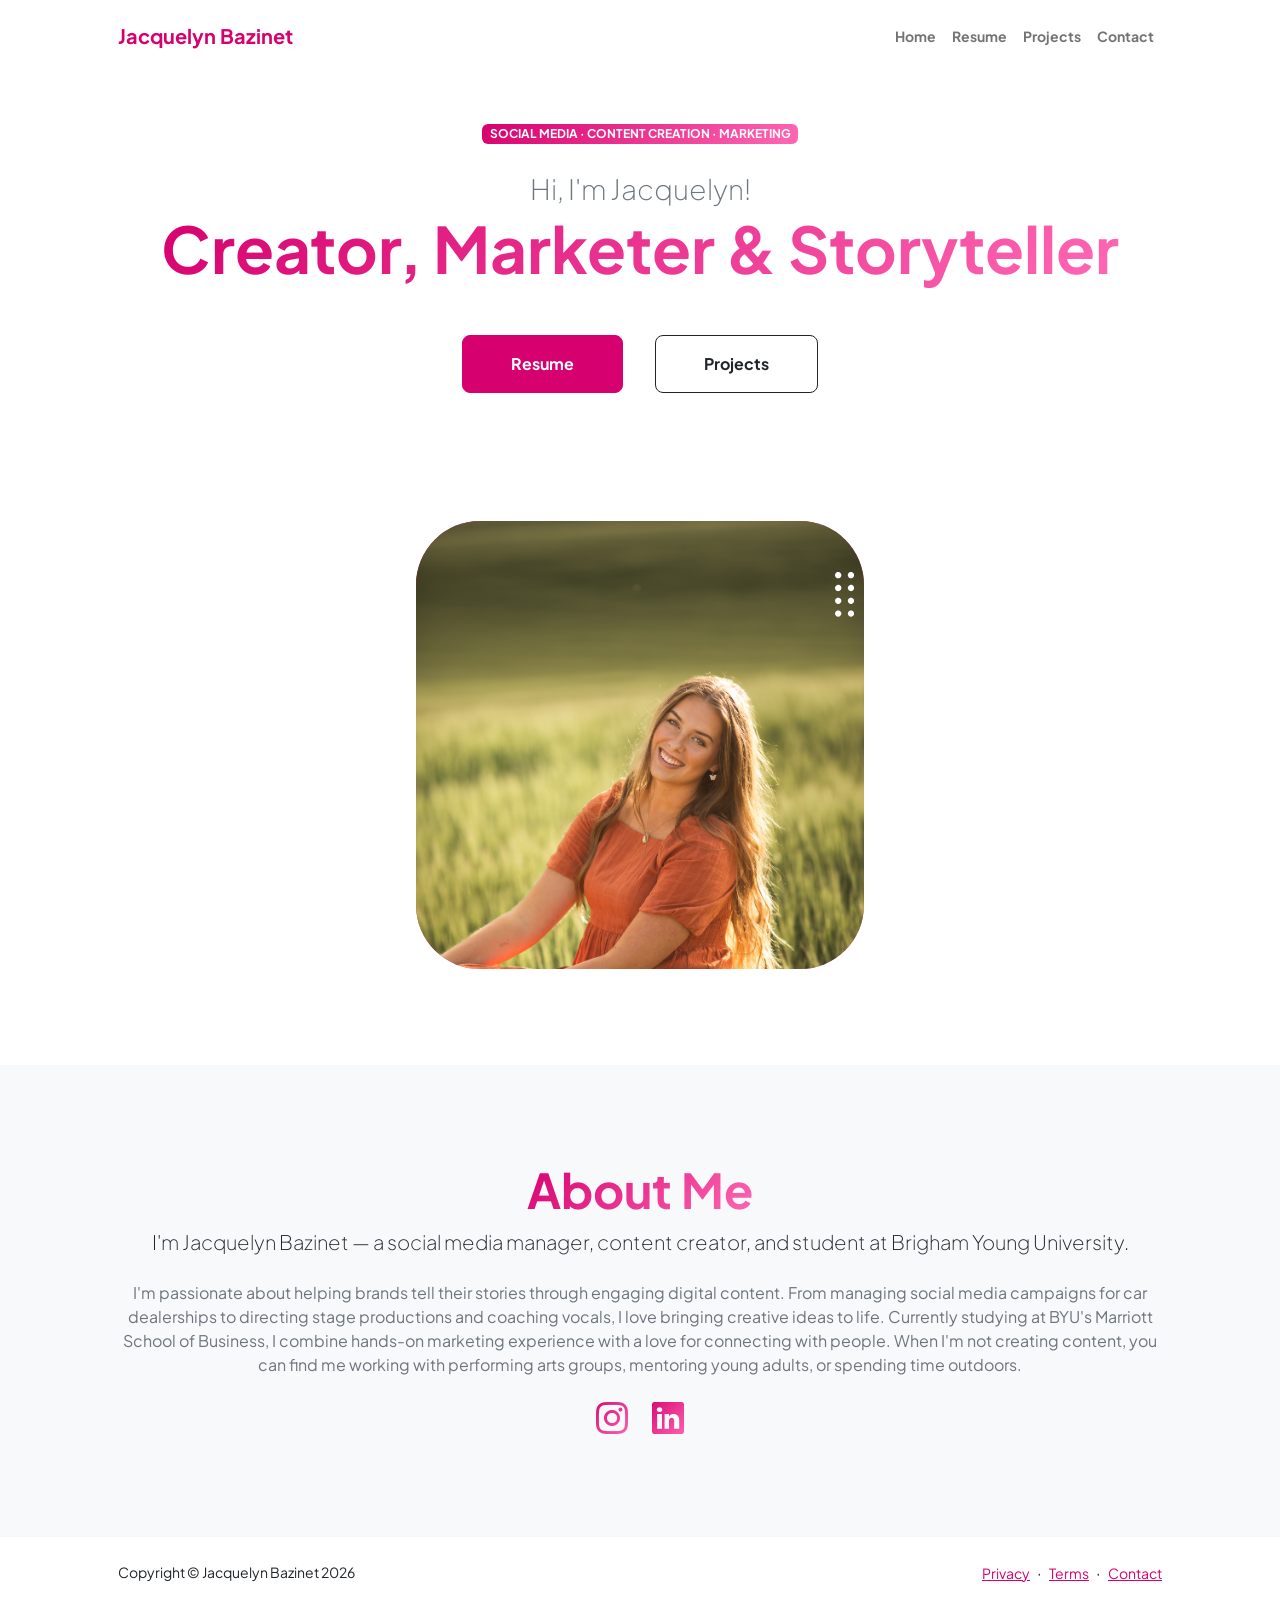
<file: index.html>
<!DOCTYPE html>
<html lang="en">
    <head>
        <meta charset="utf-8" />
        <meta name="viewport" content="width=device-width, initial-scale=1, shrink-to-fit=no" />
        <meta name="description" content="" />
        <meta name="author" content="" />
        <title>Jacquelyn Bazinet</title>
        <link rel="icon" type="image/x-icon" href="assets/favicon.ico" />
        <link rel="preconnect" href="https://fonts.googleapis.com" />
        <link rel="preconnect" href="https://fonts.gstatic.com" crossorigin />
        <link href="https://fonts.googleapis.com/css2?family=Plus+Jakarta+Sans:wght@100;200;300;400;500;600;700;800;900&amp;display=swap" rel="stylesheet" />
        <link href="https://cdn.jsdelivr.net/npm/bootstrap-icons@1.8.1/font/bootstrap-icons.css" rel="stylesheet" />
        <link href="css/styles.css" rel="stylesheet" />
    </head>
    <body class="d-flex flex-column h-100">
        <main class="flex-shrink-0">
            <nav class="navbar navbar-expand-lg navbar-light bg-white py-3">
                <div class="container px-5">
                    <a class="navbar-brand" href="index.html"><span class="fw-bolder text-primary">Jacquelyn Bazinet</span></a>
                    <button class="navbar-toggler" type="button" data-bs-toggle="collapse" data-bs-target="#navbarSupportedContent" aria-controls="navbarSupportedContent" aria-expanded="false" aria-label="Toggle navigation"><span class="navbar-toggler-icon"></span></button>
                    <div class="collapse navbar-collapse" id="navbarSupportedContent">
                        <ul class="navbar-nav ms-auto mb-2 mb-lg-0 small fw-bolder">
                            <li class="nav-item"><a class="nav-link" href="index.html">Home</a></li>
                            <li class="nav-item"><a class="nav-link" href="resume.html">Resume</a></li>
                            <li class="nav-item"><a class="nav-link" href="projects.html">Projects</a></li>
                            <li class="nav-item"><a class="nav-link" href="contact.html">Contact</a></li>
                        </ul>
                    </div>
                </div>
            </nav>
            <header class="py-5">
                <div class="container px-5 pb-5">
                    <div class="row gx-5 align-items-center">
                        <div class="col-xxl-5">
                            <div class="text-center text-xxl-start">
                                <div class="badge bg-gradient-primary-to-secondary text-white mb-4"><div class="text-uppercase">Social Media &middot; Content Creation &middot; Marketing</div></div>
                                <div class="fs-3 fw-light text-muted">Hi, I'm Jacquelyn!</div>
                                <h1 class="display-3 fw-bolder mb-5"><span class="text-gradient d-inline">Creator, Marketer &amp; Storyteller</span></h1>
                                <div class="d-grid gap-3 d-sm-flex justify-content-sm-center justify-content-xxl-start mb-3">
                                    <a class="btn btn-primary btn-lg px-5 py-3 me-sm-3 fs-6 fw-bolder" href="resume.html">Resume</a>
                                    <a class="btn btn-outline-dark btn-lg px-5 py-3 fs-6 fw-bolder" href="projects.html">Projects</a>
                                </div>
                            </div>
                        </div>
                        <div class="col-xxl-7">
                            <div class="d-flex justify-content-center mt-5 mt-xxl-0">
                                <div class="profile bg-gradient-primary-to-secondary">
                                    <img class="profile-img" src="assets/profile.jpg" alt="Jacquelyn Bazinet" />
                                    <div class="dots-1">
                                        <svg version="1.1" xmlns="http://www.w3.org/2000/svg" xmlns:xlink="http://www.w3.org/1999/xlink" x="0px" y="0px" viewBox="0 0 191.6 1215.4" style="enable-background: new 0 0 191.6 1215.4" xml:space="preserve"><g transform="translate(0.000000,1280.000000) scale(0.100000,-0.100000)"><path d="M227.7,12788.6c-105-35-200-141-222-248c-43-206,163-412,369-369c155,32,275,190,260,339c-11,105-90,213-190,262C383.7,12801.6,289.7,12808.6,227.7,12788.6z"></path><path d="M1507.7,12788.6c-151-50-253-216-222-362c25-119,136-230,254-255c194-41,395,142,375,339c-11,105-90,213-190,262C1663.7,12801.6,1569.7,12808.6,1507.7,12788.6z"></path><path d="M227.7,11508.6c-105-35-200-141-222-248c-43-206,163-412,369-369c155,32,275,190,260,339c-11,105-90,213-190,262C383.7,11521.6,289.7,11528.6,227.7,11508.6z"></path><path d="M1507.7,11508.6c-151-50-253-216-222-362c25-119,136-230,254-255c194-41,395,142,375,339c-11,105-90,213-190,262C1663.7,11521.6,1569.7,11528.6,1507.7,11508.6z"></path><path d="M227.7,10228.6c-105-35-200-141-222-248c-43-206,163-412,369-369c155,32,275,190,260,339c-11,105-90,213-190,262C383.7,10241.6,289.7,10248.6,227.7,10228.6z"></path><path d="M1507.7,10228.6c-105-35-200-141-222-248c-43-206,163-412,369-369c155,32,275,190,260,339c-11,105-90,213-190,262C1663.7,10241.6,1569.7,10248.6,1507.7,10228.6z"></path><path d="M227.7,8948.6c-105-35-200-141-222-248c-43-206,163-412,369-369c155,32,275,190,260,339c-11,105-90,213-190,262C383.7,8961.6,289.7,8968.6,227.7,8948.6z"></path><path d="M1507.7,8948.6c-105-35-200-141-222-248c-43-206,163-412,369-369c155,32,275,190,260,339c-11,105-90,213-190,262C1663.7,8961.6,1569.7,8968.6,1507.7,8948.6z"></path></g></svg>
                                    </div>
                                    <div class="dots-4">
                                        <svg version="1.1" xmlns="http://www.w3.org/2000/svg" xmlns:xlink="http://www.w3.org/1999/xlink" x="0px" y="0px" viewBox="0 0 191.6 1215.4" style="enable-background: new 0 0 191.6 1215.4" xml:space="preserve"><g transform="translate(0.000000,1280.000000) scale(0.100000,-0.100000)"><path d="M227.7,12788.6c-105-35-200-141-222-248c-43-206,163-412,369-369c155,32,275,190,260,339c-11,105-90,213-190,262C383.7,12801.6,289.7,12808.6,227.7,12788.6z"></path><path d="M1507.7,12788.6c-151-50-253-216-222-362c25-119,136-230,254-255c194-41,395,142,375,339c-11,105-90,213-190,262C1663.7,12801.6,1569.7,12808.6,1507.7,12788.6z"></path><path d="M227.7,11508.6c-105-35-200-141-222-248c-43-206,163-412,369-369c155,32,275,190,260,339c-11,105-90,213-190,262C383.7,11521.6,289.7,11528.6,227.7,11508.6z"></path><path d="M1507.7,11508.6c-151-50-253-216-222-362c25-119,136-230,254-255c194-41,395,142,375,339c-11,105-90,213-190,262C1663.7,11521.6,1569.7,11528.6,1507.7,11508.6z"></path><path d="M227.7,10228.6c-105-35-200-141-222-248c-43-206,163-412,369-369c155,32,275,190,260,339c-11,105-90,213-190,262C383.7,10241.6,289.7,10248.6,227.7,10228.6z"></path><path d="M1507.7,10228.6c-105-35-200-141-222-248c-43-206,163-412,369-369c155,32,275,190,260,339c-11,105-90,213-190,262C1663.7,10241.6,1569.7,10248.6,1507.7,10228.6z"></path><path d="M227.7,8948.6c-105-35-200-141-222-248c-43-206,163-412,369-369c155,32,275,190,260,339c-11,105-90,213-190,262C383.7,8961.6,289.7,8968.6,227.7,8948.6z"></path><path d="M1507.7,8948.6c-105-35-200-141-222-248c-43-206,163-412,369-369c155,32,275,190,260,339c-11,105-90,213-190,262C1663.7,8961.6,1569.7,8968.6,1507.7,8948.6z"></path></g></svg>
                                    </div>
                                </div>
                            </div>
                        </div>
                    </div>
                </div>
            </header>
            <section class="bg-light py-5">
                <div class="container px-5">
                    <div class="row gx-5 justify-content-center">
                        <div class="col-xxl-8">
                            <div class="text-center my-5">
                                <h2 class="display-5 fw-bolder"><span class="text-gradient d-inline">About Me</span></h2>
                                <p class="lead fw-light mb-4">I'm Jacquelyn Bazinet — a social media manager, content creator, and student at Brigham Young University.</p>
                                <p class="text-muted">I'm passionate about helping brands tell their stories through engaging digital content. From managing social media campaigns for car dealerships to directing stage productions and coaching vocals, I love bringing creative ideas to life. Currently studying at BYU's Marriott School of Business, I combine hands-on marketing experience with a love for connecting with people. When I'm not creating content, you can find me working with performing arts groups, mentoring young adults, or spending time outdoors.</p>
                                <div class="d-flex justify-content-center fs-2 gap-4">
                                    <a class="text-gradient" href="#!"><i class="bi bi-instagram"></i></a>
                                    <a class="text-gradient" href="#!"><i class="bi bi-linkedin"></i></a>
                                </div>
                            </div>
                        </div>
                    </div>
                </div>
            </section>
        </main>
        <footer class="bg-white py-4 mt-auto">
            <div class="container px-5">
                <div class="row align-items-center justify-content-between flex-column flex-sm-row">
                    <div class="col-auto"><div class="small m-0">Copyright &copy; Jacquelyn Bazinet 2026</div></div>
                    <div class="col-auto">
                        <a class="small" href="#!">Privacy</a>
                        <span class="mx-1">&middot;</span>
                        <a class="small" href="#!">Terms</a>
                        <span class="mx-1">&middot;</span>
                        <a class="small" href="contact.html">Contact</a>
                    </div>
                </div>
            </div>
        </footer>
        <script src="https://cdn.jsdelivr.net/npm/bootstrap@5.2.3/dist/js/bootstrap.bundle.min.js"></script>
        <script src="js/scripts.js"></script>
    </body>
</html>
</file>
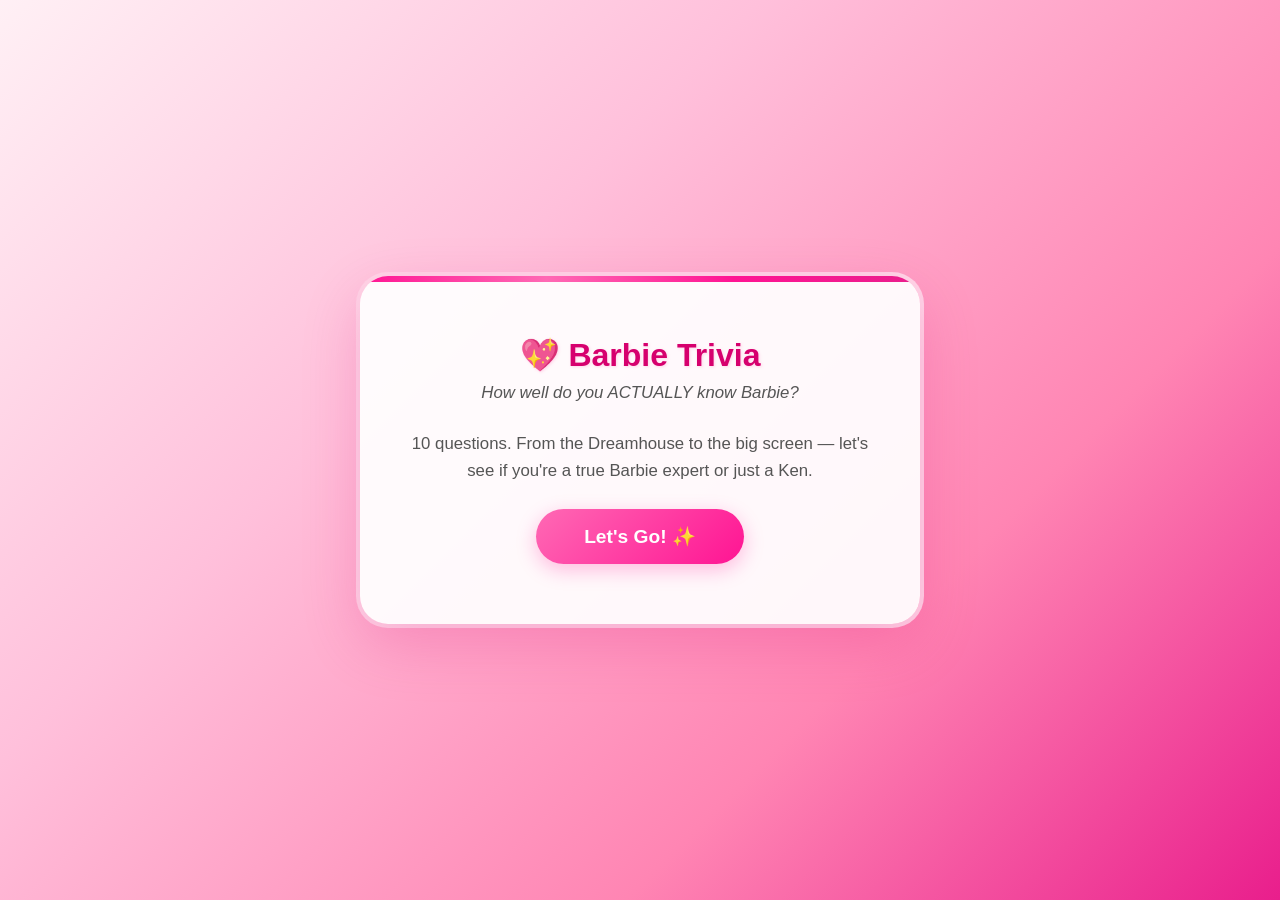
<file: barbie-trivia.html>
<!DOCTYPE html>
<html lang="en">
<head>
    <meta charset="UTF-8">
    <meta name="viewport" content="width=device-width, initial-scale=1.0">
    <title>Barbie Trivia Challenge 💖</title>
    <style>
        * { margin: 0; padding: 0; box-sizing: border-box; }

        body {
            font-family: 'Segoe UI', 'Helvetica Neue', Arial, sans-serif;
            min-height: 100vh;
            background: linear-gradient(135deg, #fff0f5 0%, #ffc0db 35%, #ff85b3 70%, #e91e8c 100%);
            display: flex;
            justify-content: center;
            align-items: center;
            padding: 20px;
        }

        .game-container {
            background: #ffffffee;
            border-radius: 28px;
            padding: 40px 36px;
            max-width: 560px;
            width: 100%;
            box-shadow: 0 20px 60px #d6006e33, 0 0 0 4px #ffd6e8;
            text-align: center;
            position: relative;
            overflow: hidden;
        }

        .game-container::before {
            content: '';
            position: absolute;
            top: 0; left: 0; right: 0;
            height: 6px;
            background: linear-gradient(90deg, #ff1493, #ff69b4, #ff1493, #e91e8c);
        }

        h1 {
            font-size: 2em;
            color: #d6006e;
            margin-bottom: 6px;
            text-shadow: 1px 1px 3px #ff69b440;
        }

        .subtitle {
            color: #f06292;
            font-size: 1em;
            margin-bottom: 24px;
            font-style: italic;
        }

        /* Progress Bar */
        .progress-bar-container {
            width: 100%;
            height: 10px;
            background: #ffd6e8;
            border-radius: 99px;
            margin-bottom: 24px;
            overflow: hidden;
        }

        .progress-bar-fill {
            height: 100%;
            background: linear-gradient(90deg, #ff69b4, #ff1493);
            border-radius: 99px;
            transition: width 0.5s ease;
        }

        .question-counter {
            font-size: 0.85em;
            color: #c2185b;
            margin-bottom: 8px;
            font-weight: 600;
        }

        .question-text {
            font-size: 1.25em;
            color: #333;
            margin-bottom: 24px;
            line-height: 1.5;
            font-weight: 500;
            min-height: 60px;
        }

        .answers-grid {
            display: grid;
            gap: 12px;
            margin-bottom: 20px;
        }

        .answer-btn {
            background: #fff5f9;
            border: 2px solid #ffd6e8;
            border-radius: 14px;
            padding: 14px 18px;
            font-size: 1em;
            color: #333;
            cursor: pointer;
            transition: all 0.25s ease;
            font-family: inherit;
            text-align: left;
        }

        .answer-btn:hover:not(:disabled) {
            background: #ffe4ef;
            border-color: #ff69b4;
            transform: translateY(-1px);
            box-shadow: 0 4px 12px #ff149322;
        }

        .answer-btn.correct {
            background: #d4edda;
            border-color: #28a745;
            color: #155724;
        }

        .answer-btn.wrong {
            background: #ffd6d6;
            border-color: #dc3545;
            color: #721c24;
        }

        .answer-btn:disabled {
            cursor: default;
            opacity: 0.85;
        }

        .feedback {
            font-size: 1em;
            margin: 12px 0 16px;
            min-height: 28px;
            font-weight: 600;
            transition: opacity 0.3s;
        }

        .feedback.correct-text { color: #28a745; }
        .feedback.wrong-text { color: #dc3545; }

        .next-btn {
            display: none;
            margin: 0 auto;
            padding: 12px 32px;
            border: none;
            border-radius: 999px;
            background: linear-gradient(135deg, #ff69b4, #ff1493);
            color: #fff;
            font-size: 1.05em;
            font-weight: 700;
            cursor: pointer;
            font-family: inherit;
            box-shadow: 0 4px 14px #ff149344;
            transition: transform 0.2s, box-shadow 0.2s;
        }

        .next-btn:hover {
            transform: translateY(-2px);
            box-shadow: 0 6px 20px #ff149366;
        }

        /* Score Screen */
        .score-screen { display: none; }

        .score-screen h2 {
            font-size: 1.8em;
            color: #d6006e;
            margin-bottom: 8px;
        }

        .score-big {
            font-size: 4em;
            font-weight: 800;
            color: #ff1493;
            margin: 12px 0;
            text-shadow: 2px 2px 8px #ff69b455;
        }

        .score-msg {
            font-size: 1.1em;
            color: #555;
            margin-bottom: 24px;
            line-height: 1.5;
        }

        .play-again-btn {
            padding: 14px 36px;
            border: none;
            border-radius: 999px;
            background: linear-gradient(135deg, #ff69b4, #ff1493);
            color: #fff;
            font-size: 1.1em;
            font-weight: 700;
            cursor: pointer;
            font-family: inherit;
            box-shadow: 0 4px 14px #ff149344;
            transition: transform 0.2s, box-shadow 0.2s;
            margin-bottom: 16px;
        }

        .play-again-btn:hover {
            transform: translateY(-2px);
            box-shadow: 0 6px 20px #ff149366;
        }

        .back-link {
            display: inline-block;
            margin-top: 12px;
            color: #ff1493;
            text-decoration: none;
            font-weight: 600;
            font-size: 0.95em;
        }

        .back-link:hover { text-decoration: underline; }

        /* Start Screen */
        .start-screen {
            padding: 20px 0;
        }

        .start-screen p {
            color: #555;
            font-size: 1.05em;
            margin-bottom: 24px;
            line-height: 1.6;
        }

        .start-btn {
            padding: 16px 48px;
            border: none;
            border-radius: 999px;
            background: linear-gradient(135deg, #ff69b4, #ff1493);
            color: #fff;
            font-size: 1.2em;
            font-weight: 700;
            cursor: pointer;
            font-family: inherit;
            box-shadow: 0 6px 20px #ff149344;
            transition: transform 0.2s, box-shadow 0.2s;
        }

        .start-btn:hover {
            transform: translateY(-3px);
            box-shadow: 0 8px 28px #ff149366;
        }

        /* Confetti animation */
        @keyframes fall {
            to { transform: translateY(100vh) rotate(720deg); opacity: 0; }
        }

        .confetti {
            position: fixed;
            top: -10px;
            width: 10px;
            height: 10px;
            border-radius: 2px;
            opacity: 0.9;
            pointer-events: none;
            animation: fall linear forwards;
        }
    </style>
</head>
<body>

<div class="game-container">

    <!-- START SCREEN -->
    <div class="start-screen" id="startScreen">
        <h1>💖 Barbie Trivia</h1>
        <p class="subtitle">How well do you ACTUALLY know Barbie?</p>
        <p>10 questions. From the Dreamhouse to the big screen — let's see if you're a true Barbie expert or just a Ken.</p>
        <button class="start-btn" onclick="startGame()">Let's Go! ✨</button>
    </div>

    <!-- QUIZ SCREEN -->
    <div id="quizScreen" style="display:none;">
        <h1>💖 Barbie Trivia</h1>
        <p class="subtitle">How well do you ACTUALLY know Barbie?</p>

        <div class="progress-bar-container">
            <div class="progress-bar-fill" id="progressBar" style="width: 0%"></div>
        </div>

        <div class="question-counter" id="questionCounter">Question 1 of 10</div>
        <div class="question-text" id="questionText"></div>
        <div class="answers-grid" id="answersGrid"></div>
        <div class="feedback" id="feedback"></div>
        <button class="next-btn" id="nextBtn" onclick="nextQuestion()">Next Question →</button>
    </div>

    <!-- SCORE SCREEN -->
    <div class="score-screen" id="scoreScreen">
        <h2>Results Are In!</h2>
        <div class="score-big" id="scoreBig"></div>
        <div class="score-msg" id="scoreMsg"></div>
        <button class="play-again-btn" onclick="startGame()">Play Again 💖</button>
        <br>
        <a class="back-link" href="scratch.html">← Back to Barbie Page</a>
    </div>

</div>

<script>
    const allQuestions = [
        {
            q: "What year was the first Barbie doll introduced?",
            answers: ["1955", "1959", "1962", "1965"],
            correct: 1
        },
        {
            q: "What is Barbie's full name?",
            answers: ["Barbara Millicent Roberts", "Barbara Anne Handler", "Barbara Marie Johnson", "Barbara Rose Carter"],
            correct: 0
        },
        {
            q: "Who directed the 2023 Barbie movie?",
            answers: ["Patty Jenkins", "Olivia Wilde", "Greta Gerwig", "Sofia Coppola"],
            correct: 2
        },
        {
            q: "What is the name of Barbie's little sister?",
            answers: ["Stacey", "Skipper", "Kelly", "Chelsea"],
            correct: 1
        },
        {
            q: "How much did the 2023 Barbie film gross worldwide?",
            answers: ["$800 million", "Over $1.4 billion", "$600 million", "$1 billion exactly"],
            correct: 1
        },
        {
            q: "What was Barbie's first ever career?",
            answers: ["Fashion Designer", "Astronaut", "Teen Fashion Model", "Nurse"],
            correct: 2
        },
        {
            q: "What color was the original Barbie's swimsuit?",
            answers: ["Pink", "Black and white striped", "Blue", "Red polka dot"],
            correct: 1
        },
        {
            q: "What is Ken's last name?",
            answers: ["Roberts", "Carson", "Davis", "Handler"],
            correct: 1
        },
        {
            q: "In what city was Barbie 'born' (created)?",
            answers: ["New York City", "Los Angeles", "Chicago", "El Segundo, California"],
            correct: 3
        },
        {
            q: "Which Barbie movie features the song 'Free' by Erika?",
            answers: ["Barbie: Fairytopia", "Barbie as The Princess and the Pauper", "Barbie: Swan Lake", "Barbie: The Pearl Princess"],
            correct: 1
        },
        {
            q: "What was the name of Ryan Gosling's Oscar-performed song?",
            answers: ["Barbie World", "I'm Just Ken", "What Was I Made For?", "Dance the Night"],
            correct: 1
        },
        {
            q: "How many careers has Barbie had (approximately)?",
            answers: ["Over 50", "Over 100", "Over 200", "Over 250"],
            correct: 2
        },
        {
            q: "What is Barbie's Dreamhouse address in Malibu?",
            answers: ["123 Barbie Lane", "1 Dream Drive", "There isn't an official one", "42 Dreamhouse Way"],
            correct: 2
        },
        {
            q: "Who is Barbie's best friend?",
            answers: ["Teresa", "Midge", "Nikki", "Christie"],
            correct: 1
        },
        {
            q: "Which actress played Barbie in the 2023 movie?",
            answers: ["Emma Stone", "Scarlett Johansson", "Margot Robbie", "Florence Pugh"],
            correct: 2
        }
    ];

    let questions = [];
    let current = 0;
    let score = 0;

    function shuffle(arr) {
        for (let i = arr.length - 1; i > 0; i--) {
            const j = Math.floor(Math.random() * (i + 1));
            [arr[i], arr[j]] = [arr[j], arr[i]];
        }
        return arr;
    }

    function startGame() {
        questions = shuffle([...allQuestions]).slice(0, 10);
        current = 0;
        score = 0;
        document.getElementById('startScreen').style.display = 'none';
        document.getElementById('scoreScreen').style.display = 'none';
        document.getElementById('quizScreen').style.display = 'block';
        loadQuestion();
    }

    function loadQuestion() {
        const q = questions[current];
        document.getElementById('questionCounter').textContent = `Question ${current + 1} of ${questions.length}`;
        document.getElementById('progressBar').style.width = `${((current) / questions.length) * 100}%`;
        document.getElementById('questionText').textContent = q.q;
        document.getElementById('feedback').textContent = '';
        document.getElementById('feedback').className = 'feedback';
        document.getElementById('nextBtn').style.display = 'none';

        const grid = document.getElementById('answersGrid');
        grid.innerHTML = '';

        q.answers.forEach((ans, i) => {
            const btn = document.createElement('button');
            btn.className = 'answer-btn';
            btn.textContent = ans;
            btn.onclick = () => selectAnswer(i);
            grid.appendChild(btn);
        });
    }

    function selectAnswer(index) {
        const q = questions[current];
        const btns = document.querySelectorAll('.answer-btn');
        const feedback = document.getElementById('feedback');

        btns.forEach(b => b.disabled = true);

        if (index === q.correct) {
            btns[index].classList.add('correct');
            feedback.textContent = '✅ Correct! You go, Barbie!';
            feedback.className = 'feedback correct-text';
            score++;
        } else {
            btns[index].classList.add('wrong');
            btns[q.correct].classList.add('correct');
            feedback.textContent = `❌ Nope! The answer was: ${q.answers[q.correct]}`;
            feedback.className = 'feedback wrong-text';
        }

        document.getElementById('nextBtn').style.display = 'inline-block';
        document.getElementById('nextBtn').textContent = current === questions.length - 1 ? 'See Results ✨' : 'Next Question →';
    }

    function nextQuestion() {
        current++;
        if (current >= questions.length) {
            showScore();
        } else {
            loadQuestion();
        }
    }

    function showScore() {
        document.getElementById('quizScreen').style.display = 'none';
        document.getElementById('scoreScreen').style.display = 'block';
        document.getElementById('scoreBig').textContent = `${score} / ${questions.length}`;

        const pct = score / questions.length;
        let msg = '';
        if (pct === 1) {
            msg = "💅 PERFECT SCORE! You ARE Barbie. Stereotypical Barbie, even.";
            launchConfetti();
        } else if (pct >= 0.8) {
            msg = "🌟 Amazing! You basically live in the Dreamhouse.";
            launchConfetti();
        } else if (pct >= 0.6) {
            msg = "👛 Not bad! You know your stuff — but there's room to grow.";
        } else if (pct >= 0.4) {
            msg = "🤷‍♀️ You might be more of a Ken, honestly.";
        } else {
            msg = "😬 Yikes... have you even SEEN a Barbie movie? Time to study up!";
        }
        document.getElementById('scoreMsg').textContent = msg;
    }

    function launchConfetti() {
        const colors = ['#ff1493', '#ff69b4', '#ffd700', '#ff85b3', '#e91e8c', '#fff', '#ffc0db'];
        for (let i = 0; i < 60; i++) {
            const el = document.createElement('div');
            el.className = 'confetti';
            el.style.left = Math.random() * 100 + 'vw';
            el.style.background = colors[Math.floor(Math.random() * colors.length)];
            el.style.width = (Math.random() * 8 + 6) + 'px';
            el.style.height = (Math.random() * 8 + 6) + 'px';
            el.style.animationDuration = (Math.random() * 2 + 2) + 's';
            el.style.animationDelay = (Math.random() * 1.5) + 's';
            document.body.appendChild(el);
            setTimeout(() => el.remove(), 5000);
        }
    }
</script>

</body>
</html>
</file>
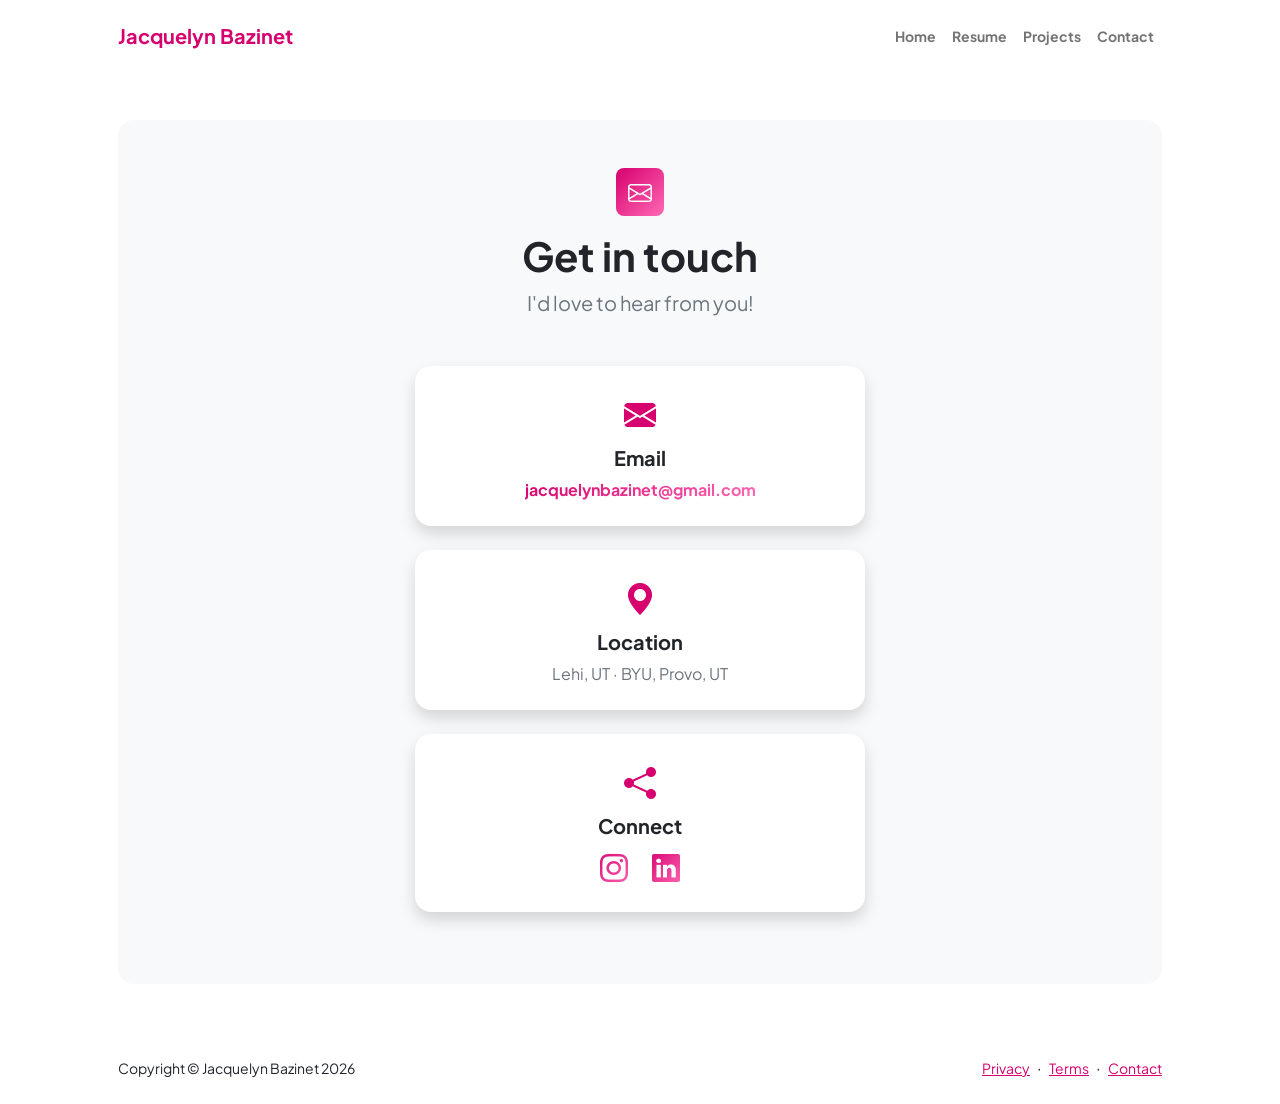
<file: contact.html>
<!DOCTYPE html>
<html lang="en">
    <head>
        <meta charset="utf-8" />
        <meta name="viewport" content="width=device-width, initial-scale=1, shrink-to-fit=no" />
        <meta name="description" content />
        <meta name="author" content />
        <title>Contact - Jacquelyn Bazinet</title>
        <link rel="icon" type="image/x-icon" href="assets/favicon.ico" />
        <link rel="preconnect" href="https://fonts.googleapis.com" />
        <link rel="preconnect" href="https://fonts.gstatic.com" crossorigin />
        <link href="https://fonts.googleapis.com/css2?family=Plus+Jakarta+Sans:wght@100;200;300;400;500;600;700;800;900&amp;display=swap" rel="stylesheet" />
        <link href="https://cdn.jsdelivr.net/npm/bootstrap-icons@1.8.1/font/bootstrap-icons.css" rel="stylesheet" />
        <link href="css/styles.css" rel="stylesheet" />
    </head>
    <body class="d-flex flex-column">
        <main class="flex-shrink-0">
            <nav class="navbar navbar-expand-lg navbar-light bg-white py-3">
                <div class="container px-5">
                    <a class="navbar-brand" href="index.html"><span class="fw-bolder text-primary">Jacquelyn Bazinet</span></a>
                    <button class="navbar-toggler" type="button" data-bs-toggle="collapse" data-bs-target="#navbarSupportedContent" aria-controls="navbarSupportedContent" aria-expanded="false" aria-label="Toggle navigation"><span class="navbar-toggler-icon"></span></button>
                    <div class="collapse navbar-collapse" id="navbarSupportedContent">
                        <ul class="navbar-nav ms-auto mb-2 mb-lg-0 small fw-bolder">
                            <li class="nav-item"><a class="nav-link" href="index.html">Home</a></li>
                            <li class="nav-item"><a class="nav-link" href="resume.html">Resume</a></li>
                            <li class="nav-item"><a class="nav-link" href="projects.html">Projects</a></li>
                            <li class="nav-item"><a class="nav-link" href="contact.html">Contact</a></li>
                        </ul>
                    </div>
                </div>
            </nav>
            <section class="py-5">
                <div class="container px-5">
                    <div class="bg-light rounded-4 py-5 px-4 px-md-5">
                        <div class="text-center mb-5">
                            <div class="feature bg-primary bg-gradient-primary-to-secondary text-white rounded-3 mb-3"><i class="bi bi-envelope"></i></div>
                            <h1 class="fw-bolder">Get in touch</h1>
                            <p class="lead fw-normal text-muted mb-0">I'd love to hear from you!</p>
                        </div>
                        <div class="row gx-5 justify-content-center">
                            <div class="col-lg-8 col-xl-6">
                                <!-- Contact Info Cards -->
                                <div class="card shadow border-0 rounded-4 mb-4">
                                    <div class="card-body p-4 text-center">
                                        <div class="text-primary mb-2"><i class="bi bi-envelope-fill fs-2"></i></div>
                                        <h5 class="fw-bolder">Email</h5>
                                        <a class="fw-bolder text-gradient text-decoration-none" href="mailto:jacquelynbazinet@gmail.com">jacquelynbazinet@gmail.com</a>
                                    </div>
                                </div>
                                <div class="card shadow border-0 rounded-4 mb-4">
                                    <div class="card-body p-4 text-center">
                                        <div class="text-primary mb-2"><i class="bi bi-geo-alt-fill fs-2"></i></div>
                                        <h5 class="fw-bolder">Location</h5>
                                        <p class="text-muted mb-0">Lehi, UT &middot; BYU, Provo, UT</p>
                                    </div>
                                </div>
                                <div class="card shadow border-0 rounded-4 mb-4">
                                    <div class="card-body p-4 text-center">
                                        <div class="text-primary mb-2"><i class="bi bi-share-fill fs-2"></i></div>
                                        <h5 class="fw-bolder">Connect</h5>
                                        <div class="d-flex justify-content-center fs-3 gap-4 mt-2">
                                            <a class="text-gradient" href="#!"><i class="bi bi-instagram"></i></a>
                                            <a class="text-gradient" href="#!"><i class="bi bi-linkedin"></i></a>
                                        </div>
                                    </div>
                                </div>
                            </div>
                        </div>
                    </div>
                </div>
            </section>
        </main>
        <footer class="bg-white py-4 mt-auto">
            <div class="container px-5">
                <div class="row align-items-center justify-content-between flex-column flex-sm-row">
                    <div class="col-auto"><div class="small m-0">Copyright &copy; Jacquelyn Bazinet 2026</div></div>
                    <div class="col-auto">
                        <a class="small" href="#!">Privacy</a>
                        <span class="mx-1">&middot;</span>
                        <a class="small" href="#!">Terms</a>
                        <span class="mx-1">&middot;</span>
                        <a class="small" href="contact.html">Contact</a>
                    </div>
                </div>
            </div>
        </footer>
        <script src="https://cdn.jsdelivr.net/npm/bootstrap@5.2.3/dist/js/bootstrap.bundle.min.js"></script>
        <script src="js/scripts.js"></script>
    </body>
</html>
</file>
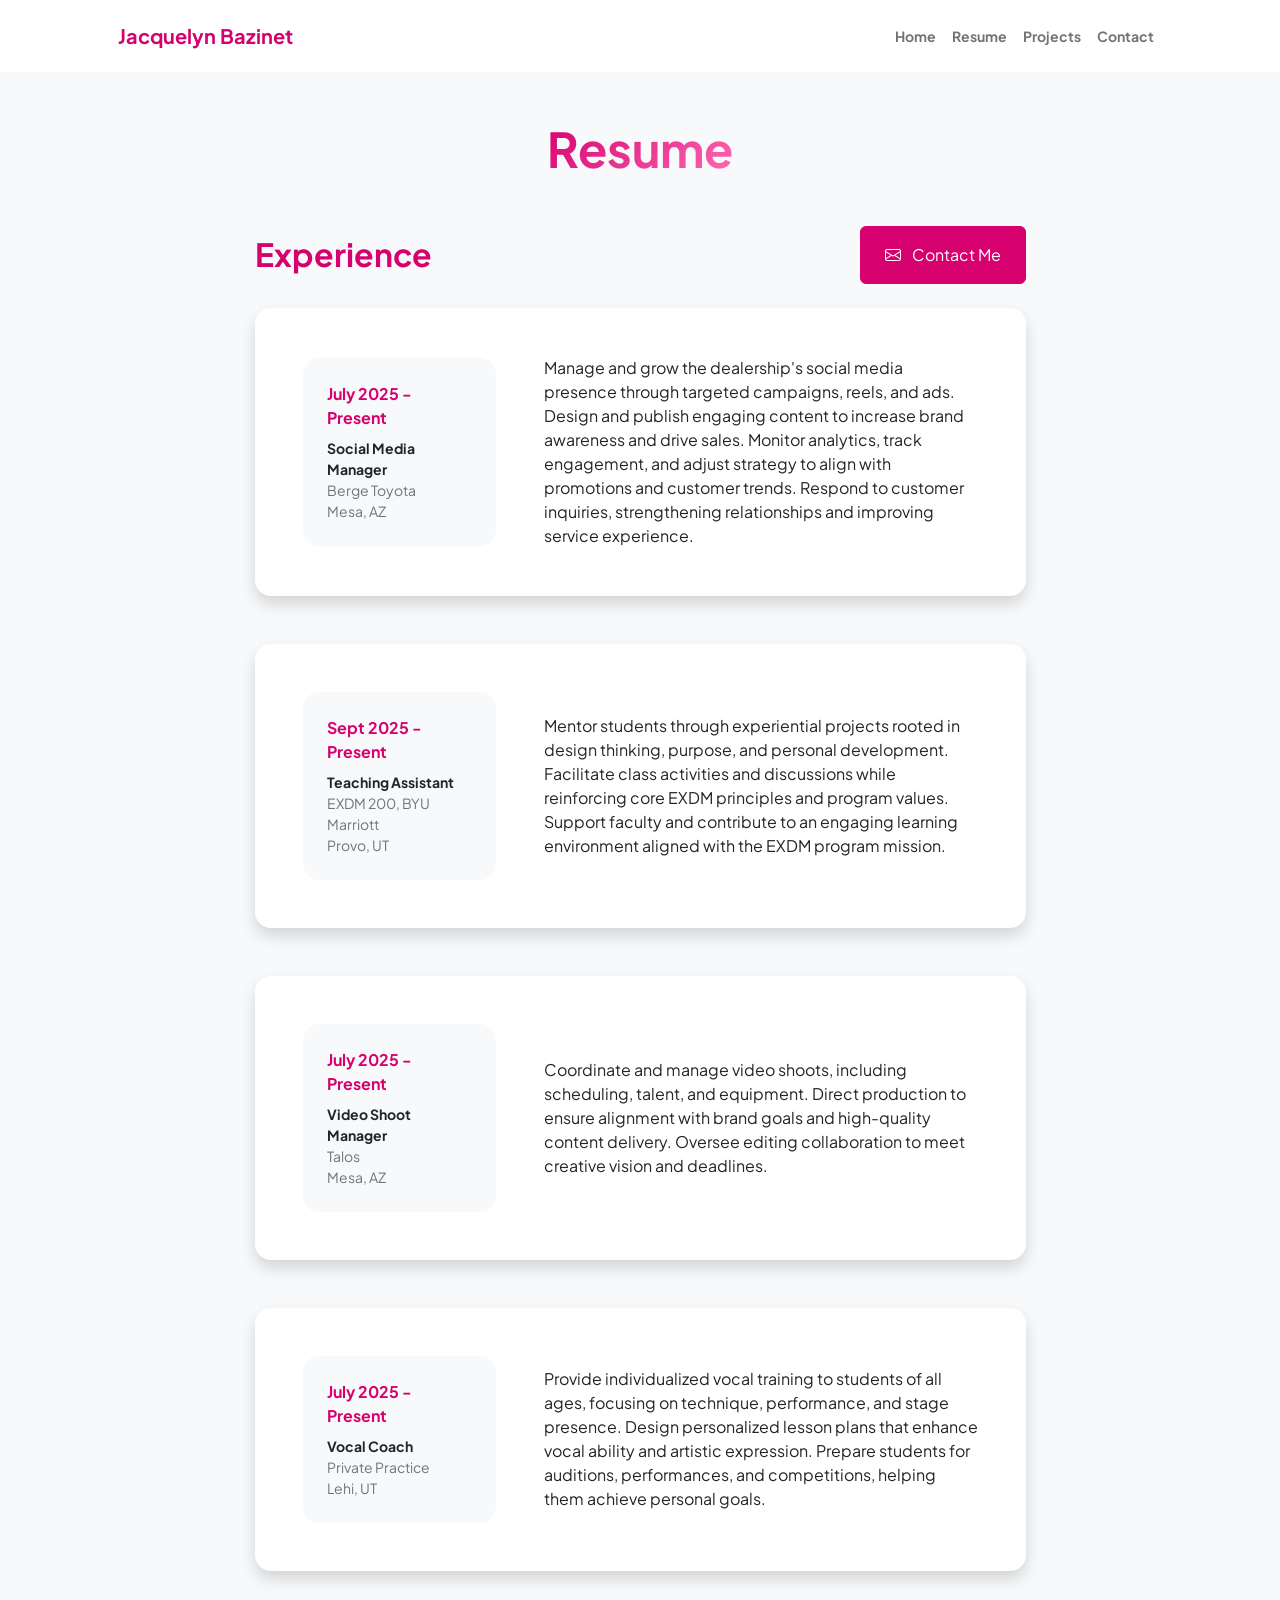
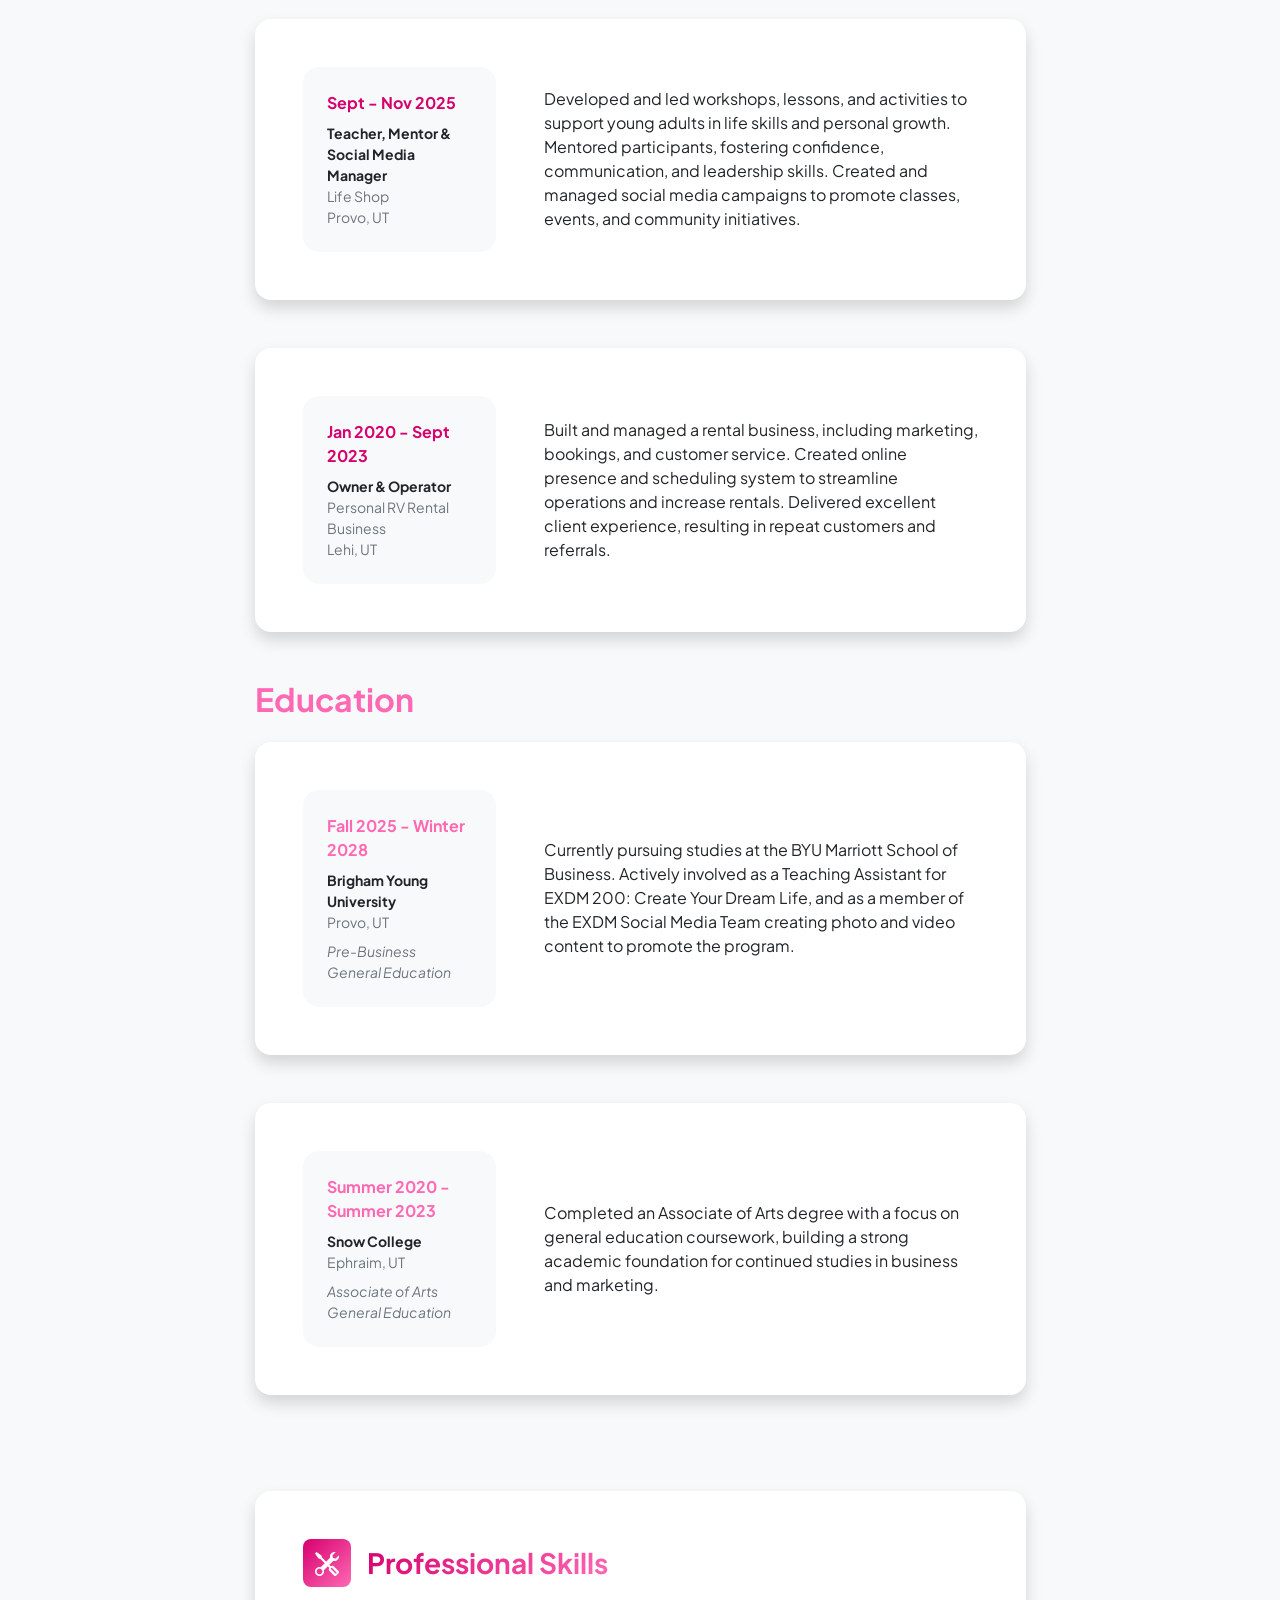
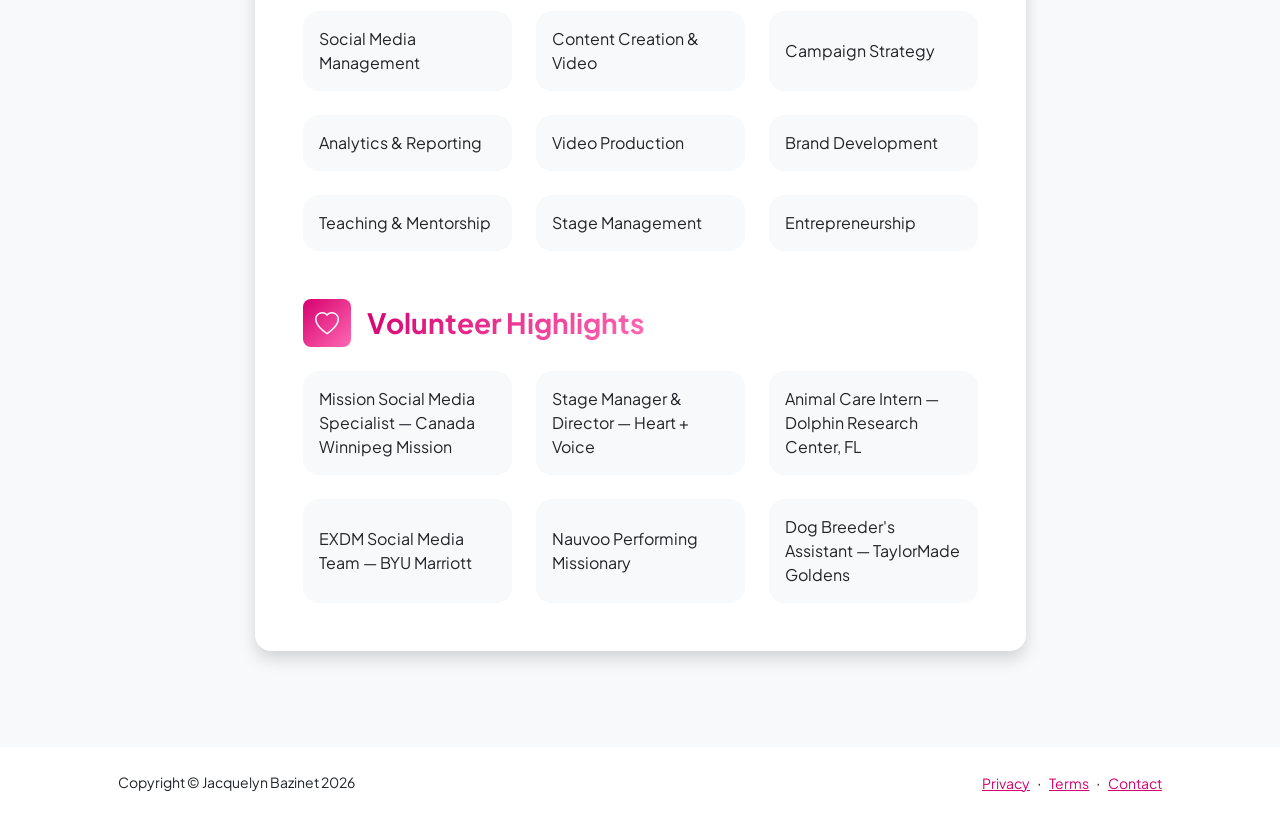
<file: resume.html>
<!DOCTYPE html>
<html lang="en">
    <head>
        <meta charset="utf-8" />
        <meta name="viewport" content="width=device-width, initial-scale=1, shrink-to-fit=no" />
        <meta name="description" content="" />
        <meta name="author" content="" />
        <title>Resume - Jacquelyn Bazinet</title>
        <link rel="icon" type="image/x-icon" href="assets/favicon.ico" />
        <link rel="preconnect" href="https://fonts.googleapis.com" />
        <link rel="preconnect" href="https://fonts.gstatic.com" crossorigin />
        <link href="https://fonts.googleapis.com/css2?family=Plus+Jakarta+Sans:wght@100;200;300;400;500;600;700;800;900&amp;display=swap" rel="stylesheet" />
        <link href="https://cdn.jsdelivr.net/npm/bootstrap-icons@1.8.1/font/bootstrap-icons.css" rel="stylesheet" />
        <link href="css/styles.css" rel="stylesheet" />
    </head>
    <body class="d-flex flex-column h-100 bg-light">
        <main class="flex-shrink-0">
            <nav class="navbar navbar-expand-lg navbar-light bg-white py-3">
                <div class="container px-5">
                    <a class="navbar-brand" href="index.html"><span class="fw-bolder text-primary">Jacquelyn Bazinet</span></a>
                    <button class="navbar-toggler" type="button" data-bs-toggle="collapse" data-bs-target="#navbarSupportedContent" aria-controls="navbarSupportedContent" aria-expanded="false" aria-label="Toggle navigation"><span class="navbar-toggler-icon"></span></button>
                    <div class="collapse navbar-collapse" id="navbarSupportedContent">
                        <ul class="navbar-nav ms-auto mb-2 mb-lg-0 small fw-bolder">
                            <li class="nav-item"><a class="nav-link" href="index.html">Home</a></li>
                            <li class="nav-item"><a class="nav-link" href="resume.html">Resume</a></li>
                            <li class="nav-item"><a class="nav-link" href="projects.html">Projects</a></li>
                            <li class="nav-item"><a class="nav-link" href="contact.html">Contact</a></li>
                        </ul>
                    </div>
                </div>
            </nav>
            <div class="container px-5 my-5">
                <div class="text-center mb-5">
                    <h1 class="display-5 fw-bolder mb-0"><span class="text-gradient d-inline">Resume</span></h1>
                </div>
                <div class="row gx-5 justify-content-center">
                    <div class="col-lg-11 col-xl-9 col-xxl-8">
                        <!-- Experience Section-->
                        <section>
                            <div class="d-flex align-items-center justify-content-between mb-4">
                                <h2 class="text-primary fw-bolder mb-0">Experience</h2>
                                <a class="btn btn-primary px-4 py-3" href="mailto:jacquelynbazinet@gmail.com">
                                    <div class="d-inline-block bi bi-envelope me-2"></div>
                                    Contact Me
                                </a>
                            </div>
                            <!-- Berge Toyota -->
                            <div class="card shadow border-0 rounded-4 mb-5">
                                <div class="card-body p-5">
                                    <div class="row align-items-center gx-5">
                                        <div class="col text-center text-lg-start mb-4 mb-lg-0">
                                            <div class="bg-light p-4 rounded-4">
                                                <div class="text-primary fw-bolder mb-2">July 2025 - Present</div>
                                                <div class="small fw-bolder">Social Media Manager</div>
                                                <div class="small text-muted">Berge Toyota</div>
                                                <div class="small text-muted">Mesa, AZ</div>
                                            </div>
                                        </div>
                                        <div class="col-lg-8"><div>Manage and grow the dealership's social media presence through targeted campaigns, reels, and ads. Design and publish engaging content to increase brand awareness and drive sales. Monitor analytics, track engagement, and adjust strategy to align with promotions and customer trends. Respond to customer inquiries, strengthening relationships and improving service experience.</div></div>
                                    </div>
                                </div>
                            </div>
                            <!-- BYU TA -->
                            <div class="card shadow border-0 rounded-4 mb-5">
                                <div class="card-body p-5">
                                    <div class="row align-items-center gx-5">
                                        <div class="col text-center text-lg-start mb-4 mb-lg-0">
                                            <div class="bg-light p-4 rounded-4">
                                                <div class="text-primary fw-bolder mb-2">Sept 2025 - Present</div>
                                                <div class="small fw-bolder">Teaching Assistant</div>
                                                <div class="small text-muted">EXDM 200, BYU Marriott</div>
                                                <div class="small text-muted">Provo, UT</div>
                                            </div>
                                        </div>
                                        <div class="col-lg-8"><div>Mentor students through experiential projects rooted in design thinking, purpose, and personal development. Facilitate class activities and discussions while reinforcing core EXDM principles and program values. Support faculty and contribute to an engaging learning environment aligned with the EXDM program mission.</div></div>
                                    </div>
                                </div>
                            </div>
                            <!-- Talos -->
                            <div class="card shadow border-0 rounded-4 mb-5">
                                <div class="card-body p-5">
                                    <div class="row align-items-center gx-5">
                                        <div class="col text-center text-lg-start mb-4 mb-lg-0">
                                            <div class="bg-light p-4 rounded-4">
                                                <div class="text-primary fw-bolder mb-2">July 2025 - Present</div>
                                                <div class="small fw-bolder">Video Shoot Manager</div>
                                                <div class="small text-muted">Talos</div>
                                                <div class="small text-muted">Mesa, AZ</div>
                                            </div>
                                        </div>
                                        <div class="col-lg-8"><div>Coordinate and manage video shoots, including scheduling, talent, and equipment. Direct production to ensure alignment with brand goals and high-quality content delivery. Oversee editing collaboration to meet creative vision and deadlines.</div></div>
                                    </div>
                                </div>
                            </div>
                            <!-- Vocal Coach -->
                            <div class="card shadow border-0 rounded-4 mb-5">
                                <div class="card-body p-5">
                                    <div class="row align-items-center gx-5">
                                        <div class="col text-center text-lg-start mb-4 mb-lg-0">
                                            <div class="bg-light p-4 rounded-4">
                                                <div class="text-primary fw-bolder mb-2">July 2025 - Present</div>
                                                <div class="small fw-bolder">Vocal Coach</div>
                                                <div class="small text-muted">Private Practice</div>
                                                <div class="small text-muted">Lehi, UT</div>
                                            </div>
                                        </div>
                                        <div class="col-lg-8"><div>Provide individualized vocal training to students of all ages, focusing on technique, performance, and stage presence. Design personalized lesson plans that enhance vocal ability and artistic expression. Prepare students for auditions, performances, and competitions, helping them achieve personal goals.</div></div>
                                    </div>
                                </div>
                            </div>
                            <!-- Life Shop -->
                            <div class="card shadow border-0 rounded-4 mb-5">
                                <div class="card-body p-5">
                                    <div class="row align-items-center gx-5">
                                        <div class="col text-center text-lg-start mb-4 mb-lg-0">
                                            <div class="bg-light p-4 rounded-4">
                                                <div class="text-primary fw-bolder mb-2">Sept - Nov 2025</div>
                                                <div class="small fw-bolder">Teacher, Mentor & Social Media Manager</div>
                                                <div class="small text-muted">Life Shop</div>
                                                <div class="small text-muted">Provo, UT</div>
                                            </div>
                                        </div>
                                        <div class="col-lg-8"><div>Developed and led workshops, lessons, and activities to support young adults in life skills and personal growth. Mentored participants, fostering confidence, communication, and leadership skills. Created and managed social media campaigns to promote classes, events, and community initiatives.</div></div>
                                    </div>
                                </div>
                            </div>
                            <!-- RV Rental -->
                            <div class="card shadow border-0 rounded-4 mb-5">
                                <div class="card-body p-5">
                                    <div class="row align-items-center gx-5">
                                        <div class="col text-center text-lg-start mb-4 mb-lg-0">
                                            <div class="bg-light p-4 rounded-4">
                                                <div class="text-primary fw-bolder mb-2">Jan 2020 - Sept 2023</div>
                                                <div class="small fw-bolder">Owner & Operator</div>
                                                <div class="small text-muted">Personal RV Rental Business</div>
                                                <div class="small text-muted">Lehi, UT</div>
                                            </div>
                                        </div>
                                        <div class="col-lg-8"><div>Built and managed a rental business, including marketing, bookings, and customer service. Created online presence and scheduling system to streamline operations and increase rentals. Delivered excellent client experience, resulting in repeat customers and referrals.</div></div>
                                    </div>
                                </div>
                            </div>
                        </section>
                        <!-- Education Section-->
                        <section>
                            <h2 class="text-secondary fw-bolder mb-4">Education</h2>
                            <!-- BYU -->
                            <div class="card shadow border-0 rounded-4 mb-5">
                                <div class="card-body p-5">
                                    <div class="row align-items-center gx-5">
                                        <div class="col text-center text-lg-start mb-4 mb-lg-0">
                                            <div class="bg-light p-4 rounded-4">
                                                <div class="text-secondary fw-bolder mb-2">Fall 2025 - Winter 2028</div>
                                                <div class="mb-2">
                                                    <div class="small fw-bolder">Brigham Young University</div>
                                                    <div class="small text-muted">Provo, UT</div>
                                                </div>
                                                <div class="fst-italic">
                                                    <div class="small text-muted">Pre-Business</div>
                                                    <div class="small text-muted">General Education</div>
                                                </div>
                                            </div>
                                        </div>
                                        <div class="col-lg-8"><div>Currently pursuing studies at the BYU Marriott School of Business. Actively involved as a Teaching Assistant for EXDM 200: Create Your Dream Life, and as a member of the EXDM Social Media Team creating photo and video content to promote the program.</div></div>
                                    </div>
                                </div>
                            </div>
                            <!-- Snow College -->
                            <div class="card shadow border-0 rounded-4 mb-5">
                                <div class="card-body p-5">
                                    <div class="row align-items-center gx-5">
                                        <div class="col text-center text-lg-start mb-4 mb-lg-0">
                                            <div class="bg-light p-4 rounded-4">
                                                <div class="text-secondary fw-bolder mb-2">Summer 2020 - Summer 2023</div>
                                                <div class="mb-2">
                                                    <div class="small fw-bolder">Snow College</div>
                                                    <div class="small text-muted">Ephraim, UT</div>
                                                </div>
                                                <div class="fst-italic">
                                                    <div class="small text-muted">Associate of Arts</div>
                                                    <div class="small text-muted">General Education</div>
                                                </div>
                                            </div>
                                        </div>
                                        <div class="col-lg-8"><div>Completed an Associate of Arts degree with a focus on general education coursework, building a strong academic foundation for continued studies in business and marketing.</div></div>
                                    </div>
                                </div>
                            </div>
                        </section>
                        <!-- Divider-->
                        <div class="pb-5"></div>
                        <!-- Skills Section-->
                        <section>
                            <div class="card shadow border-0 rounded-4 mb-5">
                                <div class="card-body p-5">
                                    <div class="mb-5">
                                        <div class="d-flex align-items-center mb-4">
                                            <div class="feature bg-primary bg-gradient-primary-to-secondary text-white rounded-3 me-3"><i class="bi bi-tools"></i></div>
                                            <h3 class="fw-bolder mb-0"><span class="text-gradient d-inline">Professional Skills</span></h3>
                                        </div>
                                        <div class="row row-cols-1 row-cols-md-3 mb-4">
                                            <div class="col mb-4 mb-md-0"><div class="d-flex align-items-center bg-light rounded-4 p-3 h-100">Social Media Management</div></div>
                                            <div class="col mb-4 mb-md-0"><div class="d-flex align-items-center bg-light rounded-4 p-3 h-100">Content Creation & Video</div></div>
                                            <div class="col"><div class="d-flex align-items-center bg-light rounded-4 p-3 h-100">Campaign Strategy</div></div>
                                        </div>
                                        <div class="row row-cols-1 row-cols-md-3 mb-4">
                                            <div class="col mb-4 mb-md-0"><div class="d-flex align-items-center bg-light rounded-4 p-3 h-100">Analytics & Reporting</div></div>
                                            <div class="col mb-4 mb-md-0"><div class="d-flex align-items-center bg-light rounded-4 p-3 h-100">Video Production</div></div>
                                            <div class="col"><div class="d-flex align-items-center bg-light rounded-4 p-3 h-100">Brand Development</div></div>
                                        </div>
                                        <div class="row row-cols-1 row-cols-md-3">
                                            <div class="col mb-4 mb-md-0"><div class="d-flex align-items-center bg-light rounded-4 p-3 h-100">Teaching & Mentorship</div></div>
                                            <div class="col mb-4 mb-md-0"><div class="d-flex align-items-center bg-light rounded-4 p-3 h-100">Stage Management</div></div>
                                            <div class="col"><div class="d-flex align-items-center bg-light rounded-4 p-3 h-100">Entrepreneurship</div></div>
                                        </div>
                                    </div>
                                    <div class="mb-0">
                                        <div class="d-flex align-items-center mb-4">
                                            <div class="feature bg-primary bg-gradient-primary-to-secondary text-white rounded-3 me-3"><i class="bi bi-heart"></i></div>
                                            <h3 class="fw-bolder mb-0"><span class="text-gradient d-inline">Volunteer Highlights</span></h3>
                                        </div>
                                        <div class="row row-cols-1 row-cols-md-3 mb-4">
                                            <div class="col mb-4 mb-md-0"><div class="d-flex align-items-center bg-light rounded-4 p-3 h-100">Mission Social Media Specialist — Canada Winnipeg Mission</div></div>
                                            <div class="col mb-4 mb-md-0"><div class="d-flex align-items-center bg-light rounded-4 p-3 h-100">Stage Manager & Director — Heart + Voice</div></div>
                                            <div class="col"><div class="d-flex align-items-center bg-light rounded-4 p-3 h-100">Animal Care Intern — Dolphin Research Center, FL</div></div>
                                        </div>
                                        <div class="row row-cols-1 row-cols-md-3">
                                            <div class="col mb-4 mb-md-0"><div class="d-flex align-items-center bg-light rounded-4 p-3 h-100">EXDM Social Media Team — BYU Marriott</div></div>
                                            <div class="col mb-4 mb-md-0"><div class="d-flex align-items-center bg-light rounded-4 p-3 h-100">Nauvoo Performing Missionary</div></div>
                                            <div class="col"><div class="d-flex align-items-center bg-light rounded-4 p-3 h-100">Dog Breeder's Assistant — TaylorMade Goldens</div></div>
                                        </div>
                                    </div>
                                </div>
                            </div>
                        </section>
                    </div>
                </div>
            </div>
        </main>
        <footer class="bg-white py-4 mt-auto">
            <div class="container px-5">
                <div class="row align-items-center justify-content-between flex-column flex-sm-row">
                    <div class="col-auto"><div class="small m-0">Copyright &copy; Jacquelyn Bazinet 2026</div></div>
                    <div class="col-auto">
                        <a class="small" href="#!">Privacy</a>
                        <span class="mx-1">&middot;</span>
                        <a class="small" href="#!">Terms</a>
                        <span class="mx-1">&middot;</span>
                        <a class="small" href="contact.html">Contact</a>
                    </div>
                </div>
            </div>
        </footer>
        <script src="https://cdn.jsdelivr.net/npm/bootstrap@5.2.3/dist/js/bootstrap.bundle.min.js"></script>
        <script src="js/scripts.js"></script>
    </body>
</html>
</file>
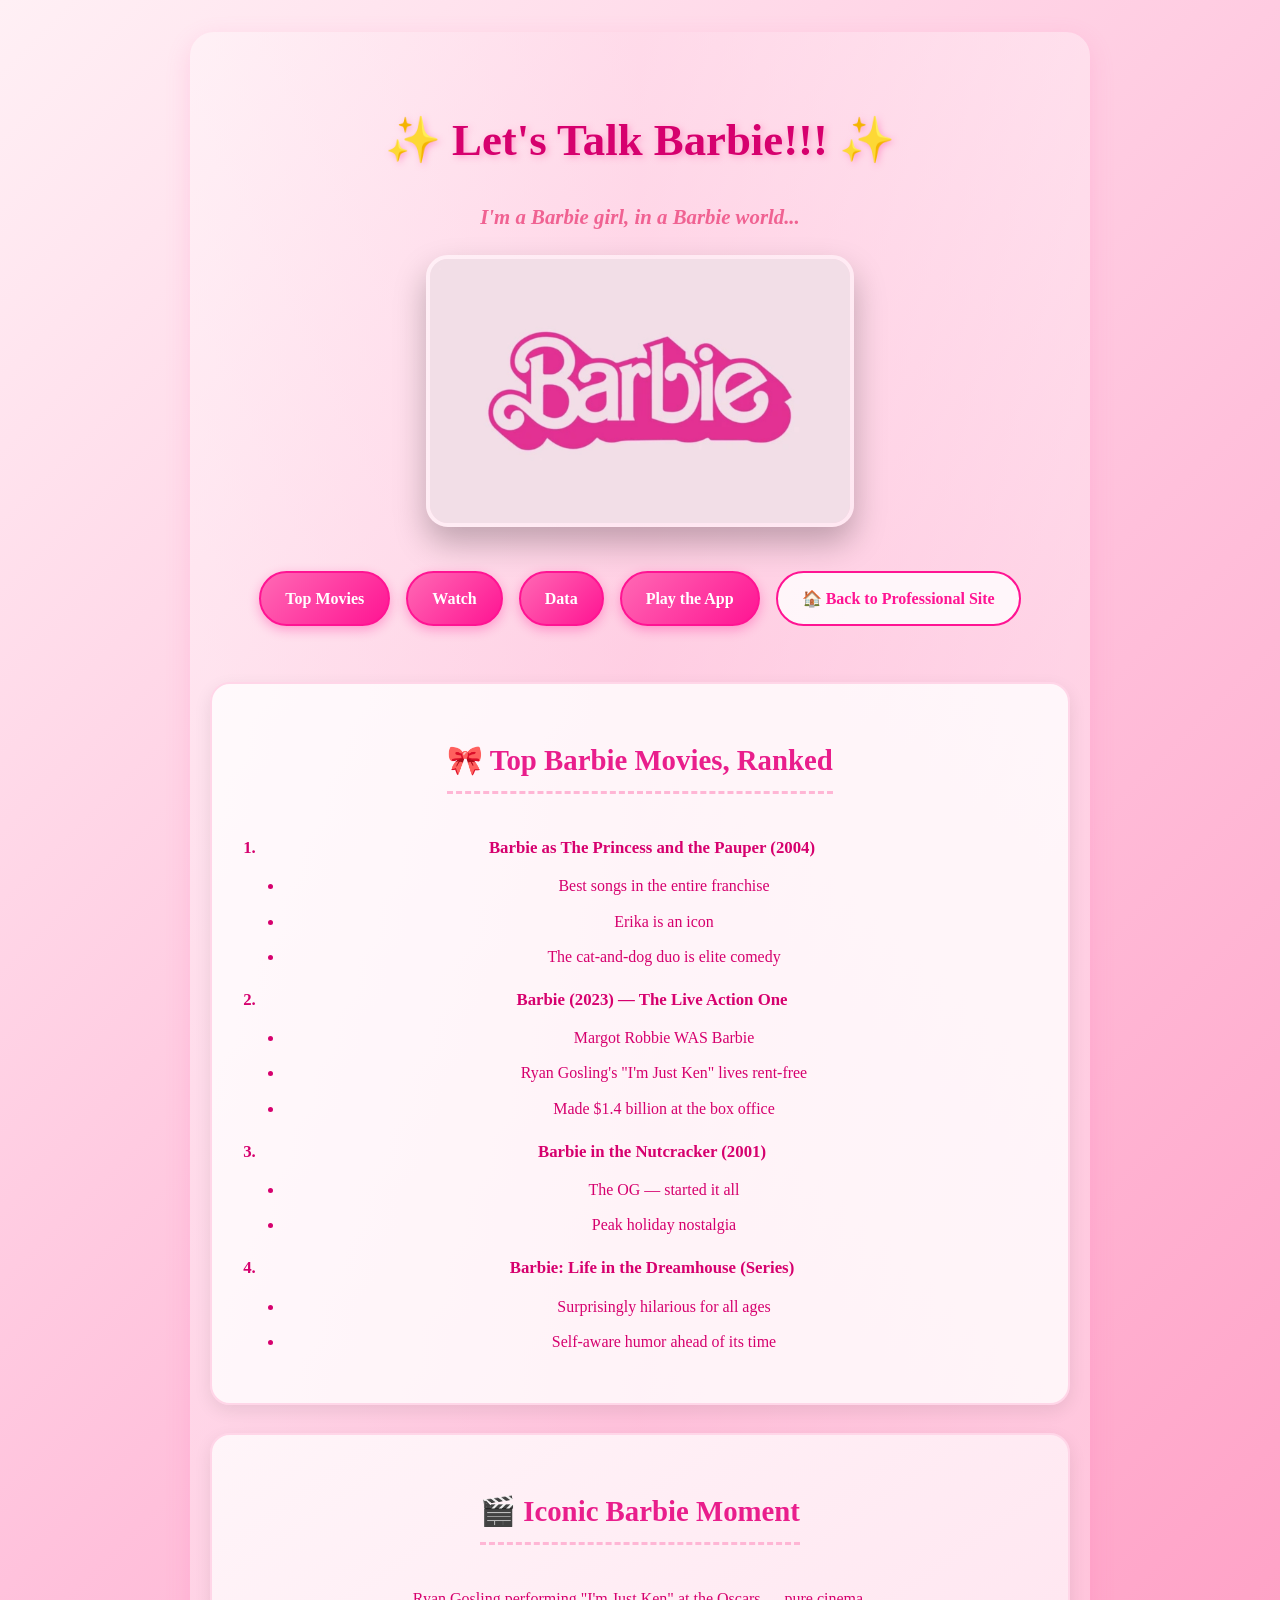
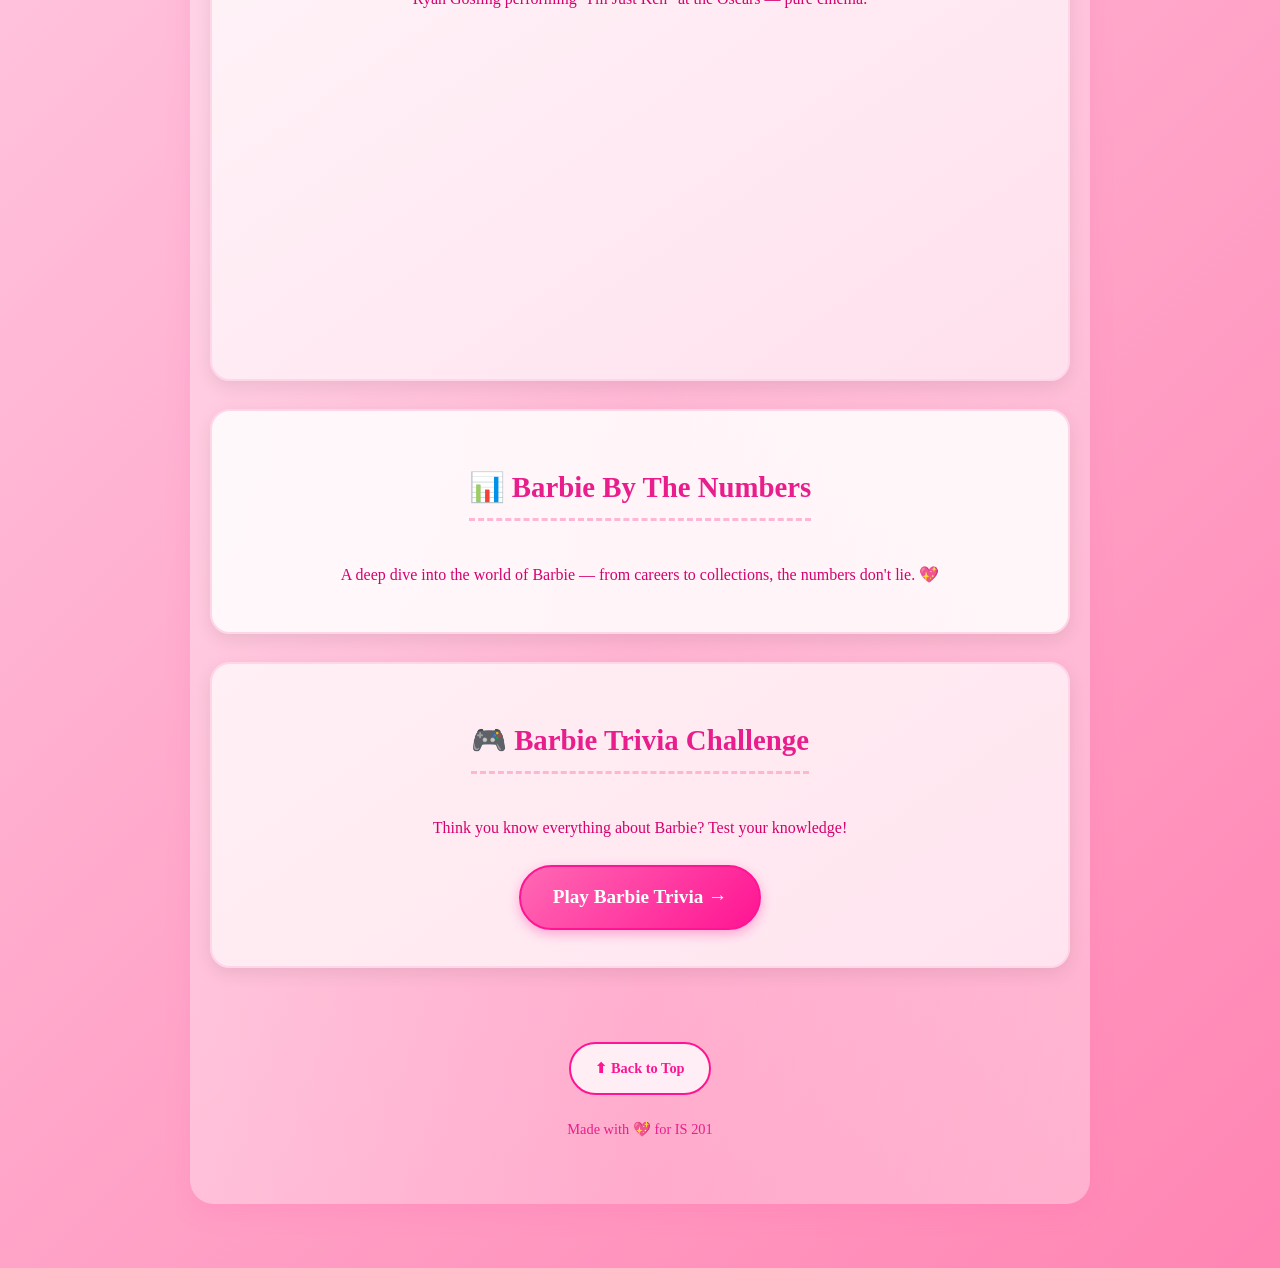
<file: scratch.html>
<!DOCTYPE html>
<html lang="en">
<head>
    <meta charset="UTF-8">
    <meta name="viewport" content="width=device-width, initial-scale=1.0">
    <title>Let's Talk Barbie!!!</title>
    <!-- External stylesheet (required by project) -->
    <link rel="stylesheet" href="styles.css">
</head>
<body>

    <!-- DIV 1: Page Wrapper -->
    <div class="page-wrapper">

        <!-- DIV 2: Hero Section -->
        <div class="hero-section" id="top">
            <h1>✨ Let's Talk Barbie!!! ✨</h1>
            <h3>I'm a Barbie girl, in a Barbie world...</h3>
            <img class="hero-image" src="assets/BarbieTitle.png"
        </div>

        <!-- Navigation Links -->
        <div class="nav-section">
            <a class="pink-button" href="#movies">Top Movies</a>
            <a class="pink-button" href="#video">Watch</a>
            <a class="pink-button" href="#data">Data</a>
            <a class="pink-button" href="#app">Play the App</a>
            <!-- Link back to professional pages (update this URL when you have it) -->
            <a class="outline-button" href="index.html">🏠 Back to Professional Site</a>
        </div>

        <!-- DIV 3: Content Section — Ordered list with unordered list nested inside -->
        <div class="content-section" id="movies">
            <h2>🎀 Top Barbie Movies, Ranked</h2>
            <ol>
                <li>Barbie as The Princess and the Pauper (2004)
                    <ul>
                        <li>Best songs in the entire franchise</li>
                        <li>Erika is an icon</li>
                        <li>The cat-and-dog duo is elite comedy</li>
                    </ul>
                </li>
                <li>Barbie (2023) — The Live Action One
                    <ul>
                        <li>Margot Robbie WAS Barbie</li>
                        <li>Ryan Gosling's "I'm Just Ken" lives rent-free</li>
                        <li>Made $1.4 billion at the box office</li>
                    </ul>
                </li>
                <li>Barbie in the Nutcracker (2001)
                    <ul>
                        <li>The OG — started it all</li>
                        <li>Peak holiday nostalgia</li>
                    </ul>
                </li>
                <li>Barbie: Life in the Dreamhouse (Series)
                    <ul>
                        <li>Surprisingly hilarious for all ages</li>
                        <li>Self-aware humor ahead of its time</li>
                    </ul>
                </li>
            </ol>
        </div>

        <!-- Embedded YouTube Video -->
        <div class="video-section" id="video">
            <h2>🎬 Iconic Barbie Moment</h2>
            <p>Ryan Gosling performing "I'm Just Ken" at the Oscars — pure cinema.</p>
            <iframe width="560" height="315" src="https://www.youtube.com/embed/TG_1aRJ8YBw?si=RAu9PuvtZVPSSMbK" title="YouTube video player" frameborder="0" allow="accelerometer; autoplay; clipboard-write; encrypted-media; gyroscope; picture-in-picture; web-share" referrerpolicy="strict-origin-when-cross-origin" allowfullscreen></iframe>
        </div>

        <div class="tableau-section" id="data">
            <h2>📊 Barbie By The Numbers</h2>
            <p>A deep dive into the world of Barbie — from careers to collections, the numbers don't lie. 💖</p>
           <div class='tableauPlaceholder' id='viz1776200286241' style='position: relative'><noscript><a href='#'><img alt='Barbie Stats ' src='https:&#47;&#47;public.tableau.com&#47;static&#47;images&#47;Ba&#47;BarbieStats&#47;BarbieStats&#47;1_rss.png' style='border: none' /></a></noscript><object class='tableauViz'  style='display:none;'><param name='host_url' value='https%3A%2F%2Fpublic.tableau.com%2F' /> <param name='embed_code_version' value='3' /> <param name='site_root' value='' /><param name='name' value='BarbieStats&#47;BarbieStats' /><param name='tabs' value='no' /><param name='toolbar' value='yes' /><param name='static_image' value='https:&#47;&#47;public.tableau.com&#47;static&#47;images&#47;Ba&#47;BarbieStats&#47;BarbieStats&#47;1.png' /> <param name='animate_transition' value='yes' /><param name='display_static_image' value='yes' /><param name='display_spinner' value='yes' /><param name='display_overlay' value='yes' /><param name='display_count' value='yes' /><param name='language' value='en-US' /></object></div>                <script type='text/javascript'>                    var divElement = document.getElementById('viz1776200286241');                    var vizElement = divElement.getElementsByTagName('object')[0];                    if ( divElement.offsetWidth > 800 ) { vizElement.style.width='1000px';vizElement.style.height='827px';} else if ( divElement.offsetWidth > 500 ) { vizElement.style.width='1000px';vizElement.style.height='827px';} else { vizElement.style.width='100%';vizElement.style.height='1377px';}                     var scriptElement = document.createElement('script');                    scriptElement.src = 'https://public.tableau.com/javascripts/api/viz_v1.js';                    vizElement.parentNode.insertBefore(scriptElement, vizElement);                </script>

            </div>
            
        <!-- Web App Link -->
        <div class="app-section" id="app">
            <h2>🎮 Barbie Trivia Challenge</h2>
            <p>Think you know everything about Barbie? Test your knowledge!</p>
            <a class="pink-button" href="barbie-trivia.html" style="font-size: 1.2em; padding: 14px 32px;">
                Play Barbie Trivia →
            </a>
        </div>

        <!-- Footer with on-page anchor -->
        <div class="footer">
            <p><a class="outline-button" href="#top">⬆ Back to Top</a></p>
            <p>Made with 💖 for IS 201</p>
        </div>

    </div>

    <!-- Tableau JS (required for live embed) -->
   
</body>
</html>
</file>
<file: styles.css>
/* ============================================
   Barbie Scratch Page - External Stylesheet
   ============================================ */

/* --- Base Styles --- */
body {
    background: linear-gradient(135deg, #fff0f5 0%, #ffc0db 40%, #ff85b3 100%);
    color: #d6006e;
    font-family: "Comic Sans MS", "Chalkboard SE", "Marker Felt", cursive;
    line-height: 1.7;
    margin: 0;
    padding: 0;
}

a {
    color: #ff1493;
    text-decoration: none;
    transition: color 0.3s ease;
}

a:hover {
    color: #c2185b;
    text-decoration: underline;
}

h1 {
    font-size: 2.8em;
    text-shadow: 2px 2px 6px #ff69b480;
    margin-bottom: 4px;
}

h2 {
    font-size: 1.8em;
    color: #e91e8c;
    border-bottom: 3px dashed #ffb6d5;
    padding-bottom: 6px;
    display: inline-block;
}

h3 {
    font-size: 1.3em;
    color: #f06292;
    font-style: italic;
}

/* --- Layout Divs --- */
.page-wrapper {
    max-width: 900px;
    margin: 0 auto;
    padding: 32px 24px;
}

.hero-section {
    text-align: center;
    padding: 40px 20px 24px;
    background: linear-gradient(to right, #ffffff55, #ffd6e855, #ffffff55);
    border-radius: 24px;
    margin-bottom: 32px;
    box-shadow: 0 8px 24px #ff69b433;
}

.content-section {
    background: #ffffffcc;
    border-radius: 20px;
    padding: 28px 24px;
    margin-bottom: 28px;
    box-shadow: 0 6px 18px #00000015;
    border: 2px solid #ffd6e8;
}

.video-section {
    text-align: center;
    background: linear-gradient(145deg, #fff5f9, #ffe0ed);
    border-radius: 20px;
    padding: 28px;
    margin-bottom: 28px;
    box-shadow: 0 6px 18px #00000015;
    border: 2px solid #ffd6e8;
}

.tableau-section {
    background: #ffffffdd;
    border-radius: 20px;
    padding: 28px;
    margin-bottom: 28px;
    box-shadow: 0 6px 18px #00000015;
    border: 2px solid #ffd6e8;
    text-align: center;
}

.nav-section {
    text-align: center;
    padding: 20px;
    margin-bottom: 28px;
}

.app-section {
    text-align: center;
    background: linear-gradient(145deg, #fff0f5, #ffe4ef);
    border-radius: 20px;
    padding: 28px;
    margin-bottom: 28px;
    border: 2px solid #ffd6e8;
    box-shadow: 0 6px 18px #00000015;
}

/* --- Buttons --- */
.pink-button {
    display: inline-block;
    margin: 8px 6px;
    padding: 12px 24px;
    border-radius: 999px;
    border: 2px solid #ff1493;
    text-decoration: none;
    font-weight: bold;
    font-size: 1em;
    background: linear-gradient(135deg, #ff69b4, #ff1493);
    color: #fff !important;
    box-shadow: 0 4px 12px #ff149355;
    transition: transform 0.2s ease, box-shadow 0.2s ease;
    font-family: "Comic Sans MS", "Chalkboard SE", cursive;
}

.pink-button:hover {
    transform: translateY(-2px);
    box-shadow: 0 6px 18px #ff149377;
    text-decoration: none;
}

.outline-button {
    display: inline-block;
    margin: 8px 6px;
    padding: 12px 24px;
    border-radius: 999px;
    border: 2px solid #ff1493;
    text-decoration: none;
    font-weight: bold;
    background-color: #ffffffcc;
    color: #ff1493;
    transition: background-color 0.2s ease, transform 0.2s ease;
    font-family: "Comic Sans MS", "Chalkboard SE", cursive;
}

.outline-button:hover {
    background-color: #ffd6e8;
    transform: translateY(-2px);
    text-decoration: none;
}

/* --- Lists --- */
ol {
    padding-left: 24px;
}

ol > li {
    margin-bottom: 12px;
    font-weight: bold;
    font-size: 1.05em;
}

ol ul {
    list-style-type: disc;
    padding-left: 24px;
    margin-top: 6px;
}

ol ul li {
    font-weight: normal;
    padding: 4px 0;
    font-size: 0.95em;
}

/* --- Images --- */
img {
    display: inline-block;
    max-width: 100%;
    border-radius: 18px;
    border: 3px solid #ffffff55;
    box-shadow: 0 12px 24px #00000030;
}

.hero-image {
    border-radius: 22px;
    border: 4px solid #ffffff77;
    box-shadow: 0 16px 32px #00000040;
    max-width: 420px;
    margin: 16px auto;
    display: block;
}

/* --- Video Embed --- */
.video-container {
    position: relative;
    padding-bottom: 56.25%;
    height: 0;
    overflow: hidden;
    max-width: 720px;
    margin: 16px auto;
    border-radius: 16px;
    box-shadow: 0 8px 20px #00000025;
}

.video-container iframe {
    position: absolute;
    top: 0;
    left: 0;
    width: 100%;
    height: 100%;
    border: none;
    border-radius: 16px;
}

/* --- Footer / Back to Top --- */
.footer {
    text-align: center;
    padding: 24px;
    font-size: 0.9em;
    color: #e91e8c;
}
</file>
